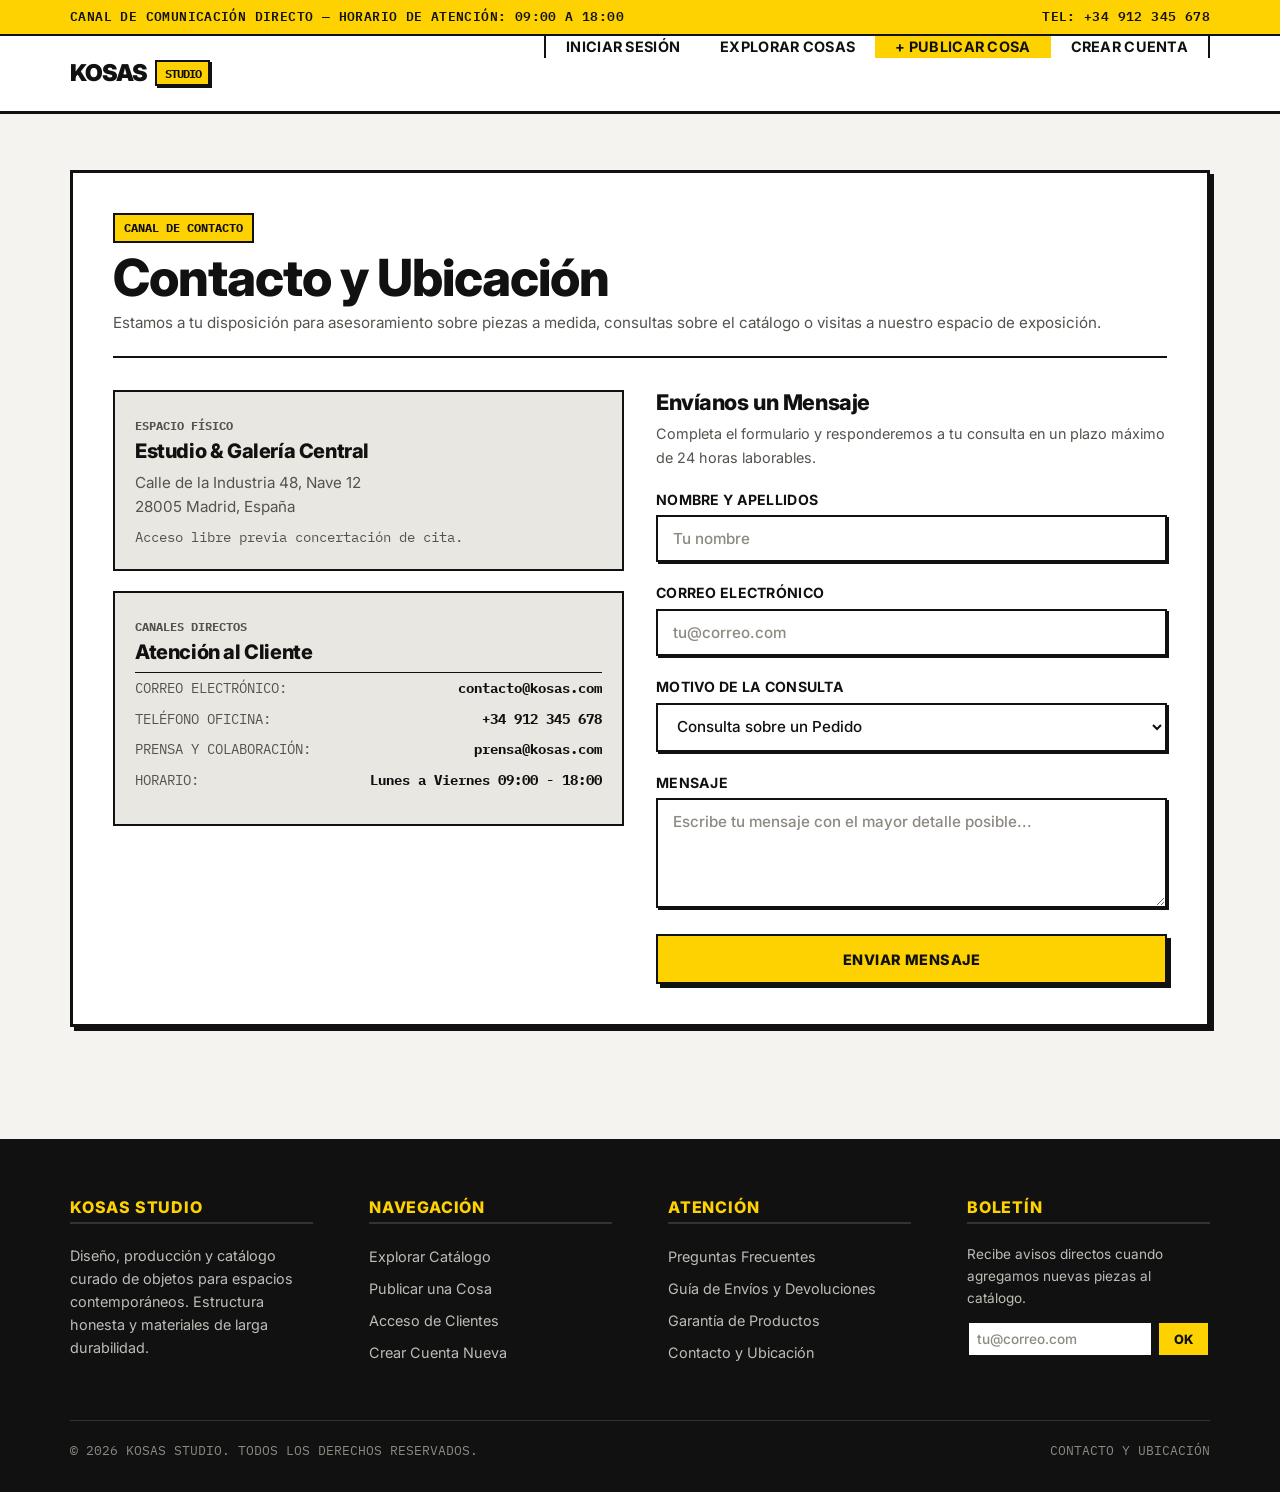
<file: views/pages/contacto.html>
<!DOCTYPE html>
<html lang="es">
<head>
  <meta charset="UTF-8">
  <meta name="viewport" content="width=device-width, initial-scale=1.0">
  <title>Contacto y Ubicación — KOSAS STUDIO</title>
  <meta name="description" content="Información de contacto, ubicación del estudio central y formulario de atención directa.">
  <link rel="stylesheet" href="../css/style.css">
</head>
<body>

  <aside class="top-notice">
    <div class="container top-notice-inner">
      <span>CANAL DE COMUNICACIÓN DIRECTO — HORARIO DE ATENCIÓN: 09:00 A 18:00</span>
      <span>TEL: +34 912 345 678</span>
    </div>
  </aside>

  <header class="navbar">
    <div class="container navbar-inner">
      <a href="../index.html" class="nav-brand">
        <span>KOSAS</span>
        <span class="nav-brand-badge">STUDIO</span>
      </a>

      <nav aria-label="Navegación del sitio">
        <ul class="nav-links">
          <li><a href="../index.html" class="nav-link">Iniciar Sesión</a></li>
          <li><a href="catalogo.html" class="nav-link">Explorar Cosas</a></li>
          <li><a href="agregar-cosa.html" class="nav-link highlight">+ Publicar Cosa</a></li>
          <li><a href="registro.html" class="nav-link">Crear Cuenta</a></li>
        </ul>
      </nav>
    </div>
  </header>

  <main class="main-content">
    <div class="container">

      <div class="info-content-card">
        <div class="info-header">
          <span class="tag tag-yellow">CANAL DE CONTACTO</span>
          <h1 style="margin-top: 0.35rem;">Contacto y Ubicación</h1>
          <p style="margin-top: 0.25rem;">
            Estamos a tu disposición para asesoramiento sobre piezas a medida, consultas sobre el catálogo o visitas a nuestro espacio de exposición.
          </p>
        </div>

        <div class="contact-layout">

          <div>
            <div class="contact-box">
              <span class="mono" style="font-size: 0.75rem; font-weight: 700; color: var(--color-text-muted);">ESPACIO FÍSICO</span>
              <h2 style="font-size: 1.25rem; margin: 0.25rem 0 0.5rem;">Estudio & Galería Central</h2>
              <p style="font-size: 0.95rem; margin-bottom: 0.5rem;">Calle de la Industria 48, Nave 12<br>28005 Madrid, España</p>
              <p class="mono" style="font-size: 0.85rem;">Acceso libre previa concertación de cita.</p>
            </div>

            <div class="contact-box">
              <span class="mono" style="font-size: 0.75rem; font-weight: 700; color: var(--color-text-muted);">CANALES DIRECTOS</span>
              <h2 style="font-size: 1.25rem; margin: 0.25rem 0 0.5rem;">Atención al Cliente</h2>
              <table class="specs-table" style="font-size: 0.88rem;">
                <tr><td>CORREO ELECTRÓNICO:</td><td>contacto@kosas.com</td></tr>
                <tr><td>TELÉFONO OFICINA:</td><td>+34 912 345 678</td></tr>
                <tr><td>PRENSA Y COLABORACIÓN:</td><td>prensa@kosas.com</td></tr>
                <tr><td>HORARIO:</td><td>Lunes a Viernes 09:00 - 18:00</td></tr>
              </table>
            </div>
          </div>

          <div>
            <h2 style="font-size: 1.35rem; margin-bottom: 0.5rem;">Envíanos un Mensaje</h2>
            <p style="font-size: 0.9rem; margin-bottom: var(--space-md);">
              Completa el formulario y responderemos a tu consulta en un plazo máximo de 24 horas laborables.
            </p>

            <form action="catalogo.html" method="GET">
              <div class="form-group">
                <label for="nombre-contacto" class="form-label">Nombre y Apellidos</label>
                <input type="text" id="nombre-contacto" name="nombre-contacto" class="form-input" placeholder="Tu nombre" required>
              </div>

              <div class="form-group">
                <label for="correo-contacto" class="form-label">Correo Electrónico</label>
                <input type="email" id="correo-contacto" name="correo-contacto" class="form-input" placeholder="tu@correo.com" required>
              </div>

              <div class="form-group">
                <label for="motivo" class="form-label">Motivo de la Consulta</label>
                <select id="motivo" name="motivo" class="form-input" style="cursor: pointer;">
                  <option value="pedido">Consulta sobre un Pedido</option>
                  <option value="producto">Información sobre una Pieza</option>
                  <option value="publicar">Propuesta de Publicación / Artesanía</option>
                  <option value="otro">Otro Asunto</option>
                </select>
              </div>

              <div class="form-group">
                <label for="mensaje" class="form-label">Mensaje</label>
                <textarea id="mensaje" name="mensaje" class="form-input" rows="4" placeholder="Escribe tu mensaje con el mayor detalle posible..." required></textarea>
              </div>

              <button type="submit" class="btn btn-primary btn-block" style="padding: 0.9rem;">
                Enviar Mensaje
              </button>
            </form>
          </div>

        </div>
      </div>

    </div>
  </main>

  <footer class="footer">
    <div class="container">
      <div class="footer-columns">
        <div class="footer-col">
          <h4>KOSAS STUDIO</h4>
          <p style="color: #bfbcb6; font-size: 0.9rem; line-height: 1.6;">
            Diseño, producción y catálogo curado de objetos para espacios contemporáneos. Estructura honesta y materiales de larga durabilidad.
          </p>
        </div>

        <div class="footer-col">
          <h4>NAVEGACIÓN</h4>
          <ul class="footer-links">
            <li><a href="catalogo.html" class="footer-link">Explorar Catálogo</a></li>
            <li><a href="agregar-cosa.html" class="footer-link">Publicar una Cosa</a></li>
            <li><a href="../index.html" class="footer-link">Acceso de Clientes</a></li>
            <li><a href="registro.html" class="footer-link">Crear Cuenta Nueva</a></li>
          </ul>
        </div>

        <div class="footer-col">
          <h4>ATENCIÓN</h4>
          <ul class="footer-links">
            <li><a href="faq.html" class="footer-link">Preguntas Frecuentes</a></li>
            <li><a href="envios-devoluciones.html" class="footer-link">Guía de Envíos y Devoluciones</a></li>
            <li><a href="garantia.html" class="footer-link">Garantía de Productos</a></li>
            <li><a href="contacto.html" class="footer-link">Contacto y Ubicación</a></li>
          </ul>
        </div>

        <div class="footer-col">
          <h4>BOLETÍN</h4>
          <p style="color: #bfbcb6; font-size: 0.85rem; margin-bottom: 0.75rem;">
            Recibe avisos directos cuando agregamos nuevas piezas al catálogo.
          </p>
          <div style="display: flex; gap: 0.25rem;">
            <input type="email" placeholder="tu@correo.com" class="form-input" style="padding: 0.5rem; font-size: 0.85rem;">
            <button class="btn btn-primary btn-sm" type="button">OK</button>
          </div>
        </div>
      </div>

      <div class="footer-bottom">
        <span>© 2026 KOSAS STUDIO. TODOS LOS DERECHOS RESERVADOS.</span>
        <span>CONTACTO Y UBICACIÓN</span>
      </div>
    </div>
  </footer>

</body>
</html>
</file>
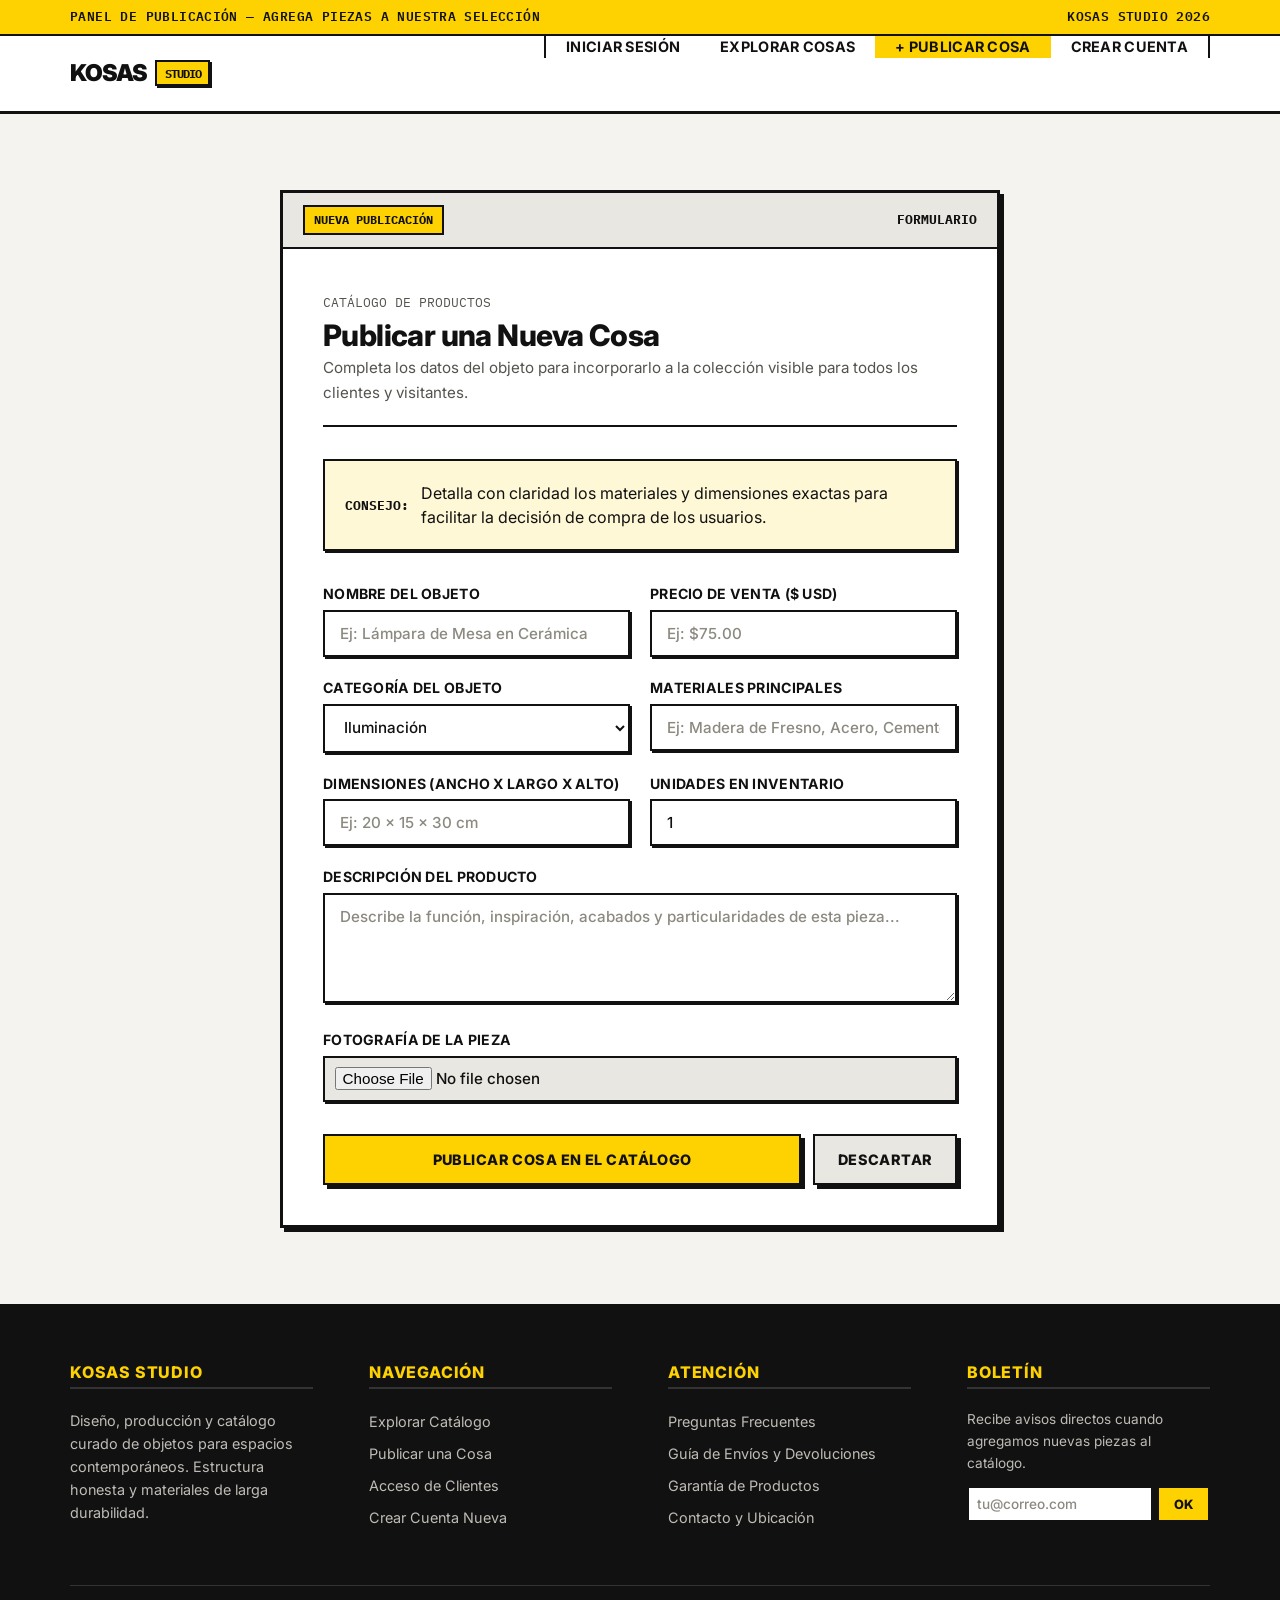
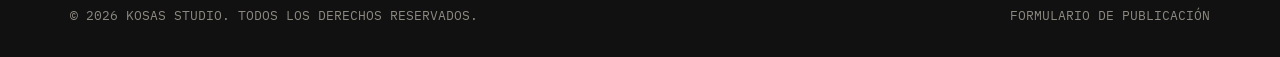
<file: views/pages/cosas-view-agregar.html>
<!DOCTYPE html>
<html lang="es">
<head>
  <meta charset="UTF-8">
  <meta name="viewport" content="width=device-width, initial-scale=1.0">
  <title>Publicar una Cosa — KOSAS STUDIO</title>
  <meta name="description" content="Formulario para agregar y publicar un nuevo objeto o producto en el catálogo.">
  <link rel="stylesheet" href="../css/style.css">
</head>
<body>

  <aside class="top-notice">
    <div class="container top-notice-inner">
      <span>PANEL DE PUBLICACIÓN — AGREGA PIEZAS A NUESTRA SELECCIÓN</span>
      <span>KOSAS STUDIO 2026</span>
    </div>
  </aside>

  <header class="navbar">
    <div class="container navbar-inner">
      <a href="../index.html" class="nav-brand">
        <span>KOSAS</span>
        <span class="nav-brand-badge">STUDIO</span>
      </a>

      <nav aria-label="Navegación del sitio">
        <ul class="nav-links">
          <li><a href="../index.html" class="nav-link">Iniciar Sesión</a></li>
          <li><a href="catalogo.html" class="nav-link">Explorar Cosas</a></li>
          <li><a href="agregar-cosa.html" class="nav-link highlight active">+ Publicar Cosa</a></li>
          <li><a href="registro.html" class="nav-link">Crear Cuenta</a></li>
        </ul>
      </nav>
    </div>
  </header>

  <main class="main-content">
    <div class="container panel-wrapper">

      <div class="form-panel-wide b-card">
        
        <div class="card-header">
          <span class="tag tag-yellow">NUEVA PUBLICACIÓN</span>
          <span class="mono" style="font-size: 0.8rem; font-weight: 700;">FORMULARIO</span>
        </div>

        <div class="card-body" style="padding: clamp(1.5rem, 3.5vw, 2.5rem);">
          
          <div class="form-header-area">
            <span class="mono" style="font-size: 0.8rem; color: var(--color-text-muted);">CATÁLOGO DE PRODUCTOS</span>
            <h1>Publicar una Nueva Cosa</h1>
            <p style="margin-top: 0.25rem;">
              Completa los datos del objeto para incorporarlo a la colección visible para todos los clientes y visitantes.
            </p>
          </div>

          <div class="callout-box">
            <span class="mono" style="font-weight: 700; font-size: 0.8rem;">CONSEJO:</span>
            <div>
              Detalla con claridad los materiales y dimensiones exactas para facilitar la decisión de compra de los usuarios.
            </div>
          </div>

          <form action="catalogo.html" method="GET">
            
            <div class="form-grid-2">
              <div class="form-group">
                <label for="nombre-producto" class="form-label">Nombre del Objeto</label>
                <input 
                  type="text" 
                  id="nombre-producto" 
                  name="nombre-producto" 
                  class="form-input" 
                  placeholder="Ej: Lámpara de Mesa en Cerámica" 
                  required
                >
              </div>

              <div class="form-group">
                <label for="precio" class="form-label">Precio de Venta ($ USD)</label>
                <input 
                  type="text" 
                  id="precio" 
                  name="precio" 
                  class="form-input mono" 
                  placeholder="Ej: $75.00" 
                  required
                >
              </div>
            </div>

            <div class="form-grid-2">
              <div class="form-group">
                <label for="categoria" class="form-label">Categoría del Objeto</label>
                <select id="categoria" name="categoria" class="form-input" style="cursor: pointer;">
                  <option value="iluminacion">Iluminación</option>
                  <option value="mobiliario">Mobiliario Auxiliar</option>
                  <option value="accesorios">Accesorios de Mesa</option>
                  <option value="estudio">Artículos de Estudio</option>
                  <option value="decoracion">Decoración & Hogar</option>
                </select>
              </div>

              <div class="form-group">
                <label for="materiales" class="form-label">Materiales Principales</label>
                <input 
                  type="text" 
                  id="materiales" 
                  name="materiales" 
                  class="form-input" 
                  placeholder="Ej: Madera de Fresno, Acero, Cemento" 
                  required
                >
              </div>
            </div>

            <div class="form-grid-2">
              <div class="form-group">
                <label for="dimensiones" class="form-label">Dimensiones (Ancho x Largo x Alto)</label>
                <input 
                  type="text" 
                  id="dimensiones" 
                  name="dimensiones" 
                  class="form-input mono" 
                  placeholder="Ej: 20 x 15 x 30 cm"
                >
              </div>

              <div class="form-group">
                <label for="stock" class="form-label">Unidades en Inventario</label>
                <input 
                  type="number" 
                  id="stock" 
                  name="stock" 
                  class="form-input mono" 
                  placeholder="Ej: 10" 
                  min="1" 
                  value="1"
                >
              </div>
            </div>

            <div class="form-group">
              <label for="descripcion" class="form-label">Descripción del Producto</label>
              <textarea 
                id="descripcion" 
                name="descripcion" 
                class="form-input" 
                rows="4" 
                placeholder="Describe la función, inspiración, acabados y particularidades de esta pieza..." 
                required
              ></textarea>
            </div>

            <div class="form-group">
              <label for="foto-producto" class="form-label">Fotografía de la Pieza</label>
              <input 
                type="file" 
                id="foto-producto" 
                name="foto-producto" 
                class="form-input"
              >
            </div>

            <div style="display: flex; gap: var(--space-sm); flex-wrap: wrap; margin-top: var(--space-lg);">
              <button type="submit" class="btn btn-primary" style="flex: 1; padding: 0.95rem;">
                Publicar Cosa en el Catálogo
              </button>
              <a href="catalogo.html" class="btn" style="background-color: var(--color-surface-muted);">
                Descartar
              </a>
            </div>

          </form>

        </div>

      </div>

    </div>
  </main>

  <footer class="footer">
    <div class="container">
      <div class="footer-columns">
        <div class="footer-col">
          <h4>KOSAS STUDIO</h4>
          <p style="color: #bfbcb6; font-size: 0.9rem; line-height: 1.6;">
            Diseño, producción y catálogo curado de objetos para espacios contemporáneos. Estructura honesta y materiales de larga durabilidad.
          </p>
        </div>

        <div class="footer-col">
          <h4>NAVEGACIÓN</h4>
          <ul class="footer-links">
            <li><a href="catalogo.html" class="footer-link">Explorar Catálogo</a></li>
            <li><a href="agregar-cosa.html" class="footer-link">Publicar una Cosa</a></li>
            <li><a href="../index.html" class="footer-link">Acceso de Clientes</a></li>
            <li><a href="registro.html" class="footer-link">Crear Cuenta Nueva</a></li>
          </ul>
        </div>

        <div class="footer-col">
          <h4>ATENCIÓN</h4>
          <ul class="footer-links">
            <li><a href="faq.html" class="footer-link">Preguntas Frecuentes</a></li>
            <li><a href="envios-devoluciones.html" class="footer-link">Guía de Envíos y Devoluciones</a></li>
            <li><a href="garantia.html" class="footer-link">Garantía de Productos</a></li>
            <li><a href="contacto.html" class="footer-link">Contacto y Ubicación</a></li>
          </ul>
        </div>

        <div class="footer-col">
          <h4>BOLETÍN</h4>
          <p style="color: #bfbcb6; font-size: 0.85rem; margin-bottom: 0.75rem;">
            Recibe avisos directos cuando agregamos nuevas piezas al catálogo.
          </p>
          <div style="display: flex; gap: 0.25rem;">
            <input type="email" placeholder="tu@correo.com" class="form-input" style="padding: 0.5rem; font-size: 0.85rem;">
            <button class="btn btn-primary btn-sm" type="button">OK</button>
          </div>
        </div>
      </div>

      <div class="footer-bottom">
        <span>© 2026 KOSAS STUDIO. TODOS LOS DERECHOS RESERVADOS.</span>
        <span>FORMULARIO DE PUBLICACIÓN</span>
      </div>
    </div>
  </footer>

</body>
</html>
</file>
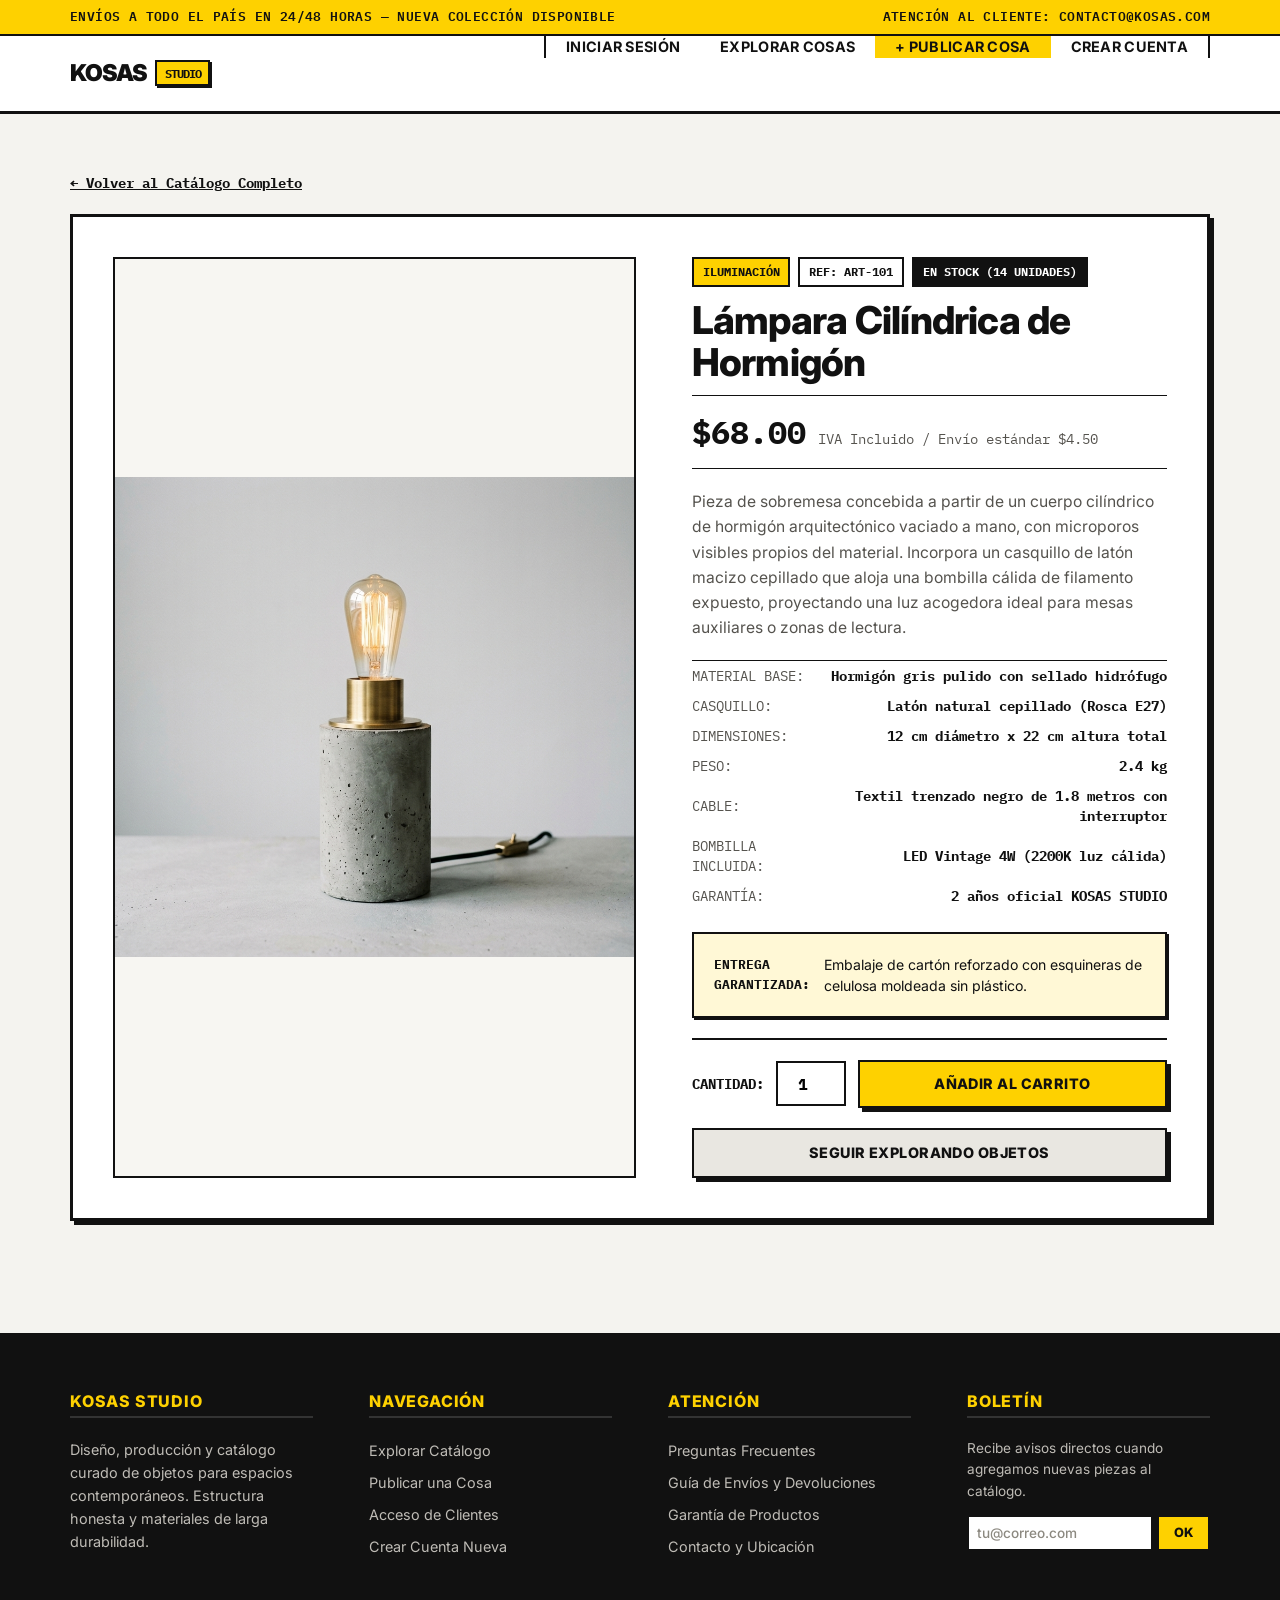
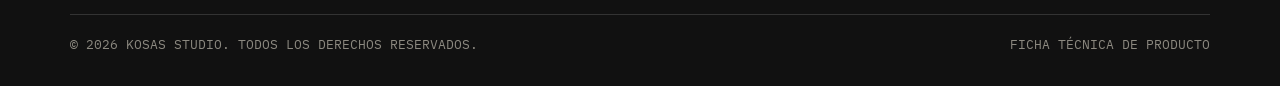
<file: views/pages/cosas-view-detalles.html>
<!DOCTYPE html>
<html lang="es">
<head>
  <meta charset="UTF-8">
  <meta name="viewport" content="width=device-width, initial-scale=1.0">
  <title>Lámpara Cilíndrica de Hormigón — KOSAS STUDIO</title>
  <meta name="description" content="Detalle de producto y especificaciones técnicas de la Lámpara Cilíndrica de Hormigón.">
  <link rel="stylesheet" href="../css/style.css">
</head>
<body>

  <aside class="top-notice">
    <div class="container top-notice-inner">
      <span>ENVÍOS A TODO EL PAÍS EN 24/48 HORAS — NUEVA COLECCIÓN DISPONIBLE</span>
      <span>ATENCIÓN AL CLIENTE: CONTACTO@KOSAS.COM</span>
    </div>
  </aside>

  <header class="navbar">
    <div class="container navbar-inner">
      <a href="../index.html" class="nav-brand">
        <span>KOSAS</span>
        <span class="nav-brand-badge">STUDIO</span>
      </a>

      <nav aria-label="Navegación del sitio">
        <ul class="nav-links">
          <li><a href="../index.html" class="nav-link">Iniciar Sesión</a></li>
          <li><a href="catalogo.html" class="nav-link">Explorar Cosas</a></li>
          <li><a href="agregar-cosa.html" class="nav-link highlight">+ Publicar Cosa</a></li>
          <li><a href="registro.html" class="nav-link">Crear Cuenta</a></li>
        </ul>
      </nav>
    </div>
  </header>

  <main class="main-content">
    <div class="container">

      <div style="margin-bottom: var(--space-md);">
        <a href="catalogo.html" class="mono" style="font-size: 0.85rem; font-weight: 700; text-decoration: underline;">
          ← Volver al Catálogo Completo
        </a>
      </div>

      <div class="detail-grid">

        <div class="detail-image-box">
          <img src="../img/lampara-hormigon.jpg" alt="Lámpara Cilíndrica de Hormigón" class="detail-main-img">
        </div>

        <div class="detail-info">
          <div>
            <div class="detail-header-tags">
              <span class="tag tag-yellow">ILUMINACIÓN</span>
              <span class="tag">REF: ART-101</span>
              <span class="tag tag-dark">EN STOCK (14 UNIDADES)</span>
            </div>

            <h1 class="detail-title">Lámpara Cilíndrica de Hormigón</h1>

            <div class="detail-price-strip">
              <span class="detail-price-main">$68.00</span>
              <span class="mono" style="font-size: 0.85rem; color: var(--color-text-muted);">IVA Incluido / Envío estándar $4.50</span>
            </div>

            <p class="detail-description">
              Pieza de sobremesa concebida a partir de un cuerpo cilíndrico de hormigón arquitectónico vaciado a mano, con microporos visibles propios del material. Incorpora un casquillo de latón macizo cepillado que aloja una bombilla cálida de filamento expuesto, proyectando una luz acogedora ideal para mesas auxiliares o zonas de lectura.
            </p>

            <table class="specs-table" style="font-size: 0.85rem; margin-bottom: var(--space-md);">
              <tr><td>MATERIAL BASE:</td><td>Hormigón gris pulido con sellado hidrófugo</td></tr>
              <tr><td>CASQUILLO:</td><td>Latón natural cepillado (Rosca E27)</td></tr>
              <tr><td>DIMENSIONES:</td><td>12 cm diámetro x 22 cm altura total</td></tr>
              <tr><td>PESO:</td><td>2.4 kg</td></tr>
              <tr><td>CABLE:</td><td>Textil trenzado negro de 1.8 metros con interruptor</td></tr>
              <tr><td>BOMBILLA INCLUIDA:</td><td>LED Vintage 4W (2200K luz cálida)</td></tr>
              <tr><td>GARANTÍA:</td><td>2 años oficial KOSAS STUDIO</td></tr>
            </table>

            <div class="callout-box" style="margin-bottom: var(--space-md);">
              <span class="mono" style="font-weight: 700; font-size: 0.8rem;">ENTREGA GARANTIZADA:</span>
              <span style="font-size: 0.88rem;">Embalaje de cartón reforzado con esquineras de celulosa moldeada sin plástico.</span>
            </div>
          </div>

          <div style="border-top: var(--border-main); padding-top: var(--space-md);">
            <div class="qty-control">
              <label for="cantidad" class="mono" style="font-size: 0.85rem; font-weight: 700;">CANTIDAD:</label>
              <input type="number" id="cantidad" name="cantidad" value="1" min="1" max="14" class="qty-input">
              <button type="button" class="btn btn-primary" style="flex: 1; padding: 0.85rem;">
                Añadir al Carrito
              </button>
            </div>
            <a href="catalogo.html" class="btn btn-block" style="background-color: var(--color-surface-muted);">
              Seguir Explorando Objetos
            </a>
          </div>

        </div>

      </div>

    </div>
  </main>

  <footer class="footer">
    <div class="container">
      <div class="footer-columns">
        <div class="footer-col">
          <h4>KOSAS STUDIO</h4>
          <p style="color: #bfbcb6; font-size: 0.9rem; line-height: 1.6;">
            Diseño, producción y catálogo curado de objetos para espacios contemporáneos. Estructura honesta y materiales de larga durabilidad.
          </p>
        </div>

        <div class="footer-col">
          <h4>NAVEGACIÓN</h4>
          <ul class="footer-links">
            <li><a href="catalogo.html" class="footer-link">Explorar Catálogo</a></li>
            <li><a href="agregar-cosa.html" class="footer-link">Publicar una Cosa</a></li>
            <li><a href="../index.html" class="footer-link">Acceso de Clientes</a></li>
            <li><a href="registro.html" class="footer-link">Crear Cuenta Nueva</a></li>
          </ul>
        </div>

        <div class="footer-col">
          <h4>ATENCIÓN</h4>
          <ul class="footer-links">
            <li><a href="faq.html" class="footer-link">Preguntas Frecuentes</a></li>
            <li><a href="envios-devoluciones.html" class="footer-link">Guía de Envíos y Devoluciones</a></li>
            <li><a href="garantia.html" class="footer-link">Garantía de Productos</a></li>
            <li><a href="contacto.html" class="footer-link">Contacto y Ubicación</a></li>
          </ul>
        </div>

        <div class="footer-col">
          <h4>BOLETÍN</h4>
          <p style="color: #bfbcb6; font-size: 0.85rem; margin-bottom: 0.75rem;">
            Recibe avisos directos cuando agregamos nuevas piezas al catálogo.
          </p>
          <div style="display: flex; gap: 0.25rem;">
            <input type="email" placeholder="tu@correo.com" class="form-input" style="padding: 0.5rem; font-size: 0.85rem;">
            <button class="btn btn-primary btn-sm" type="button">OK</button>
          </div>
        </div>
      </div>

      <div class="footer-bottom">
        <span>© 2026 KOSAS STUDIO. TODOS LOS DERECHOS RESERVADOS.</span>
        <span>FICHA TÉCNICA DE PRODUCTO</span>
      </div>
    </div>
  </footer>

</body>
</html>
</file>
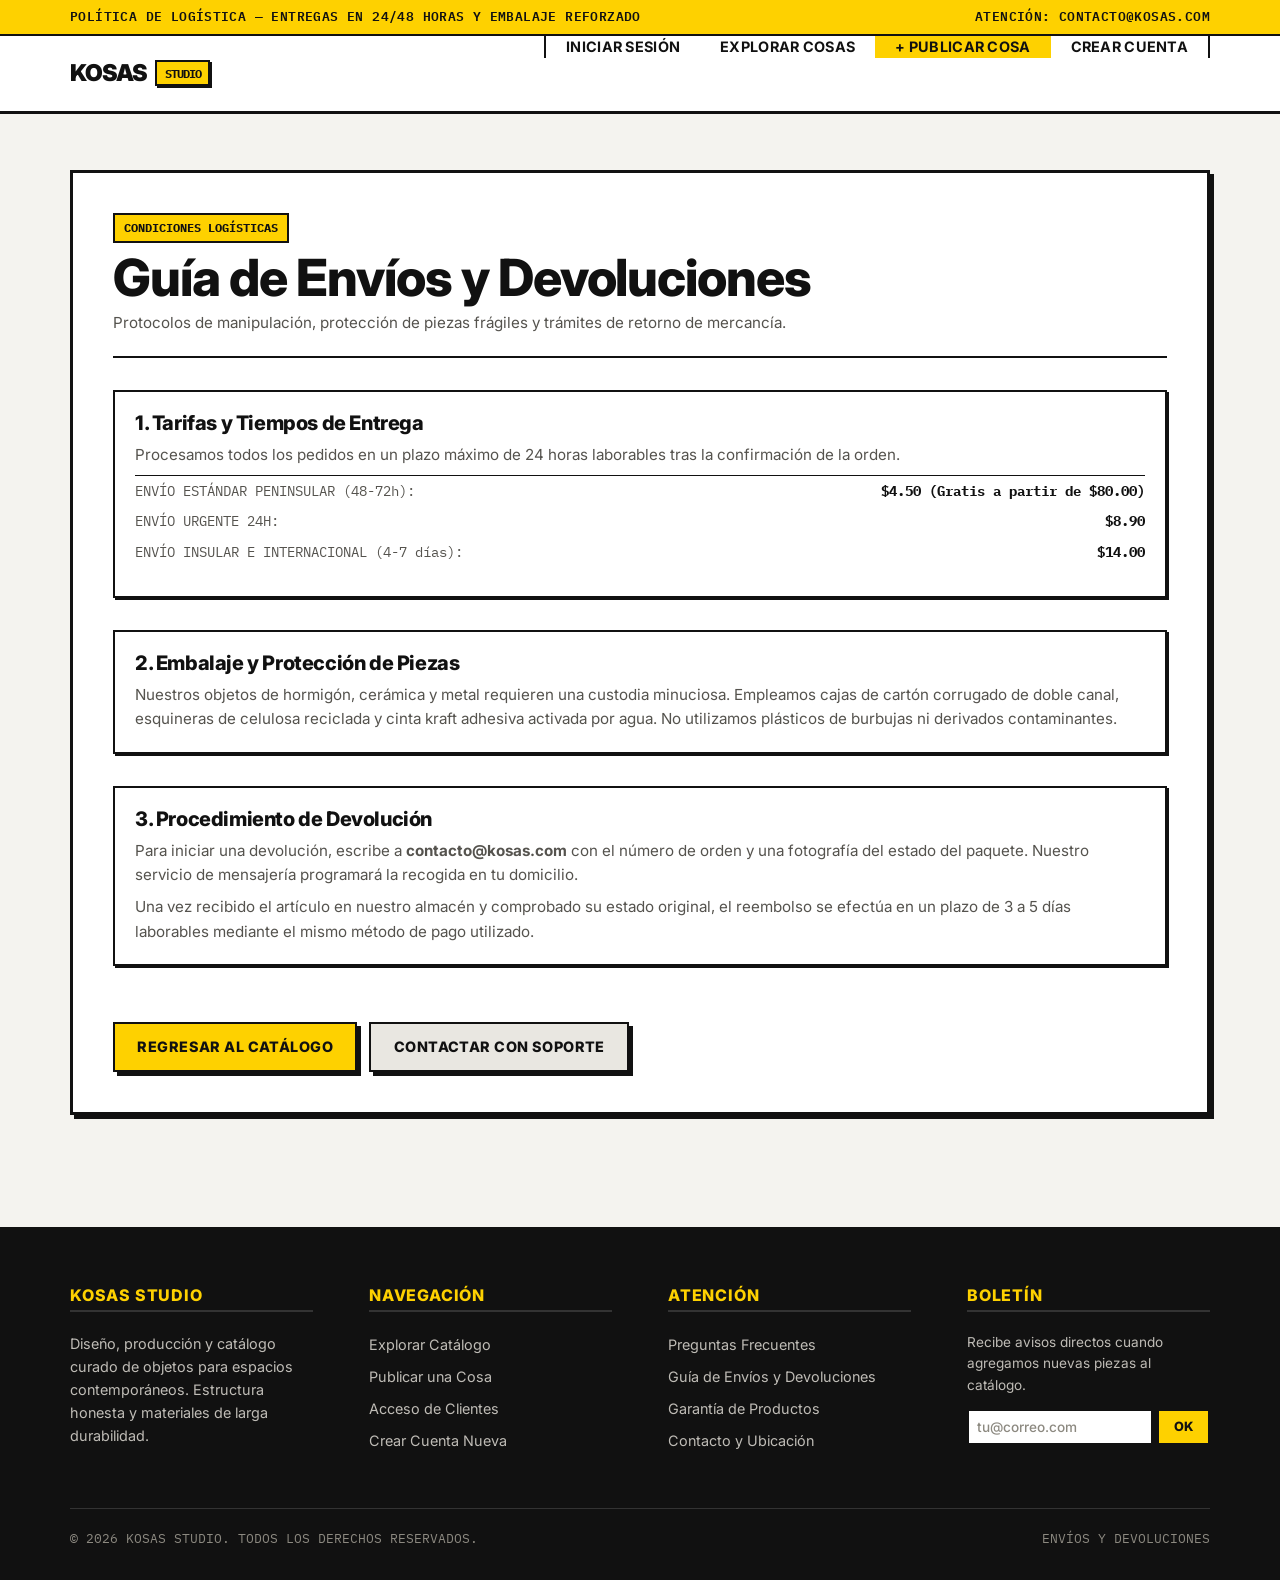
<file: views/pages/envios-devoluciones.html>
<!DOCTYPE html>
<html lang="es">
<head>
  <meta charset="UTF-8">
  <meta name="viewport" content="width=device-width, initial-scale=1.0">
  <title>Guía de Envíos y Devoluciones — KOSAS STUDIO</title>
  <meta name="description" content="Información detallada sobre tarifas, embalajes ecológicos y políticas de devolución en KOSAS STUDIO.">
  <link rel="stylesheet" href="../css/style.css">
</head>
<body>

  <aside class="top-notice">
    <div class="container top-notice-inner">
      <span>POLÍTICA DE LOGÍSTICA — ENTREGAS EN 24/48 HORAS Y EMBALAJE REFORZADO</span>
      <span>ATENCIÓN: CONTACTO@KOSAS.COM</span>
    </div>
  </aside>

  <header class="navbar">
    <div class="container navbar-inner">
      <a href="../index.html" class="nav-brand">
        <span>KOSAS</span>
        <span class="nav-brand-badge">STUDIO</span>
      </a>

      <nav aria-label="Navegación del sitio">
        <ul class="nav-links">
          <li><a href="../index.html" class="nav-link">Iniciar Sesión</a></li>
          <li><a href="catalogo.html" class="nav-link">Explorar Cosas</a></li>
          <li><a href="agregar-cosa.html" class="nav-link highlight">+ Publicar Cosa</a></li>
          <li><a href="registro.html" class="nav-link">Crear Cuenta</a></li>
        </ul>
      </nav>
    </div>
  </header>

  <main class="main-content">
    <div class="container">

      <div class="info-content-card">
        <div class="info-header">
          <span class="tag tag-yellow">CONDICIONES LOGÍSTICAS</span>
          <h1 style="margin-top: 0.35rem;">Guía de Envíos y Devoluciones</h1>
          <p style="margin-top: 0.25rem;">
            Protocolos de manipulación, protección de piezas frágiles y trámites de retorno de mercancía.
          </p>
        </div>

        <div style="display: flex; flex-direction: column; gap: var(--space-lg);">
          <div class="faq-card">
            <h2 style="font-size: 1.25rem; margin-bottom: 0.5rem;">1. Tarifas y Tiempos de Entrega</h2>
            <p style="margin-bottom: 0.5rem;">Procesamos todos los pedidos en un plazo máximo de 24 horas laborables tras la confirmación de la orden.</p>
            <table class="specs-table" style="font-size: 0.88rem;">
              <tr><td>ENVÍO ESTÁNDAR PENINSULAR (48-72h):</td><td>$4.50 (Gratis a partir de $80.00)</td></tr>
              <tr><td>ENVÍO URGENTE 24H:</td><td>$8.90</td></tr>
              <tr><td>ENVÍO INSULAR E INTERNACIONAL (4-7 días):</td><td>$14.00</td></tr>
            </table>
          </div>

          <div class="faq-card">
            <h2 style="font-size: 1.25rem; margin-bottom: 0.5rem;">2. Embalaje y Protección de Piezas</h2>
            <p>
              Nuestros objetos de hormigón, cerámica y metal requieren una custodia minuciosa. Empleamos cajas de cartón corrugado de doble canal, esquineras de celulosa reciclada y cinta kraft adhesiva activada por agua. No utilizamos plásticos de burbujas ni derivados contaminantes.
            </p>
          </div>

          <div class="faq-card">
            <h2 style="font-size: 1.25rem; margin-bottom: 0.5rem;">3. Procedimiento de Devolución</h2>
            <p style="margin-bottom: 0.5rem;">
              Para iniciar una devolución, escribe a <strong>contacto@kosas.com</strong> con el número de orden y una fotografía del estado del paquete. Nuestro servicio de mensajería programará la recogida en tu domicilio.
            </p>
            <p>
              Una vez recibido el artículo en nuestro almacén y comprobado su estado original, el reembolso se efectúa en un plazo de 3 a 5 días laborables mediante el mismo método de pago utilizado.
            </p>
          </div>
        </div>

        <div style="margin-top: var(--space-xl); display: flex; gap: var(--space-sm); flex-wrap: wrap;">
          <a href="catalogo.html" class="btn btn-primary">Regresar al Catálogo</a>
          <a href="contacto.html" class="btn" style="background-color: var(--color-surface-muted);">Contactar con Soporte</a>
        </div>
      </div>

    </div>
  </main>

  <footer class="footer">
    <div class="container">
      <div class="footer-columns">
        <div class="footer-col">
          <h4>KOSAS STUDIO</h4>
          <p style="color: #bfbcb6; font-size: 0.9rem; line-height: 1.6;">
            Diseño, producción y catálogo curado de objetos para espacios contemporáneos. Estructura honesta y materiales de larga durabilidad.
          </p>
        </div>

        <div class="footer-col">
          <h4>NAVEGACIÓN</h4>
          <ul class="footer-links">
            <li><a href="catalogo.html" class="footer-link">Explorar Catálogo</a></li>
            <li><a href="agregar-cosa.html" class="footer-link">Publicar una Cosa</a></li>
            <li><a href="../index.html" class="footer-link">Acceso de Clientes</a></li>
            <li><a href="registro.html" class="footer-link">Crear Cuenta Nueva</a></li>
          </ul>
        </div>

        <div class="footer-col">
          <h4>ATENCIÓN</h4>
          <ul class="footer-links">
            <li><a href="faq.html" class="footer-link">Preguntas Frecuentes</a></li>
            <li><a href="envios-devoluciones.html" class="footer-link">Guía de Envíos y Devoluciones</a></li>
            <li><a href="garantia.html" class="footer-link">Garantía de Productos</a></li>
            <li><a href="contacto.html" class="footer-link">Contacto y Ubicación</a></li>
          </ul>
        </div>

        <div class="footer-col">
          <h4>BOLETÍN</h4>
          <p style="color: #bfbcb6; font-size: 0.85rem; margin-bottom: 0.75rem;">
            Recibe avisos directos cuando agregamos nuevas piezas al catálogo.
          </p>
          <div style="display: flex; gap: 0.25rem;">
            <input type="email" placeholder="tu@correo.com" class="form-input" style="padding: 0.5rem; font-size: 0.85rem;">
            <button class="btn btn-primary btn-sm" type="button">OK</button>
          </div>
        </div>
      </div>

      <div class="footer-bottom">
        <span>© 2026 KOSAS STUDIO. TODOS LOS DERECHOS RESERVADOS.</span>
        <span>ENVÍOS Y DEVOLUCIONES</span>
      </div>
    </div>
  </footer>

</body>
</html>
</file>
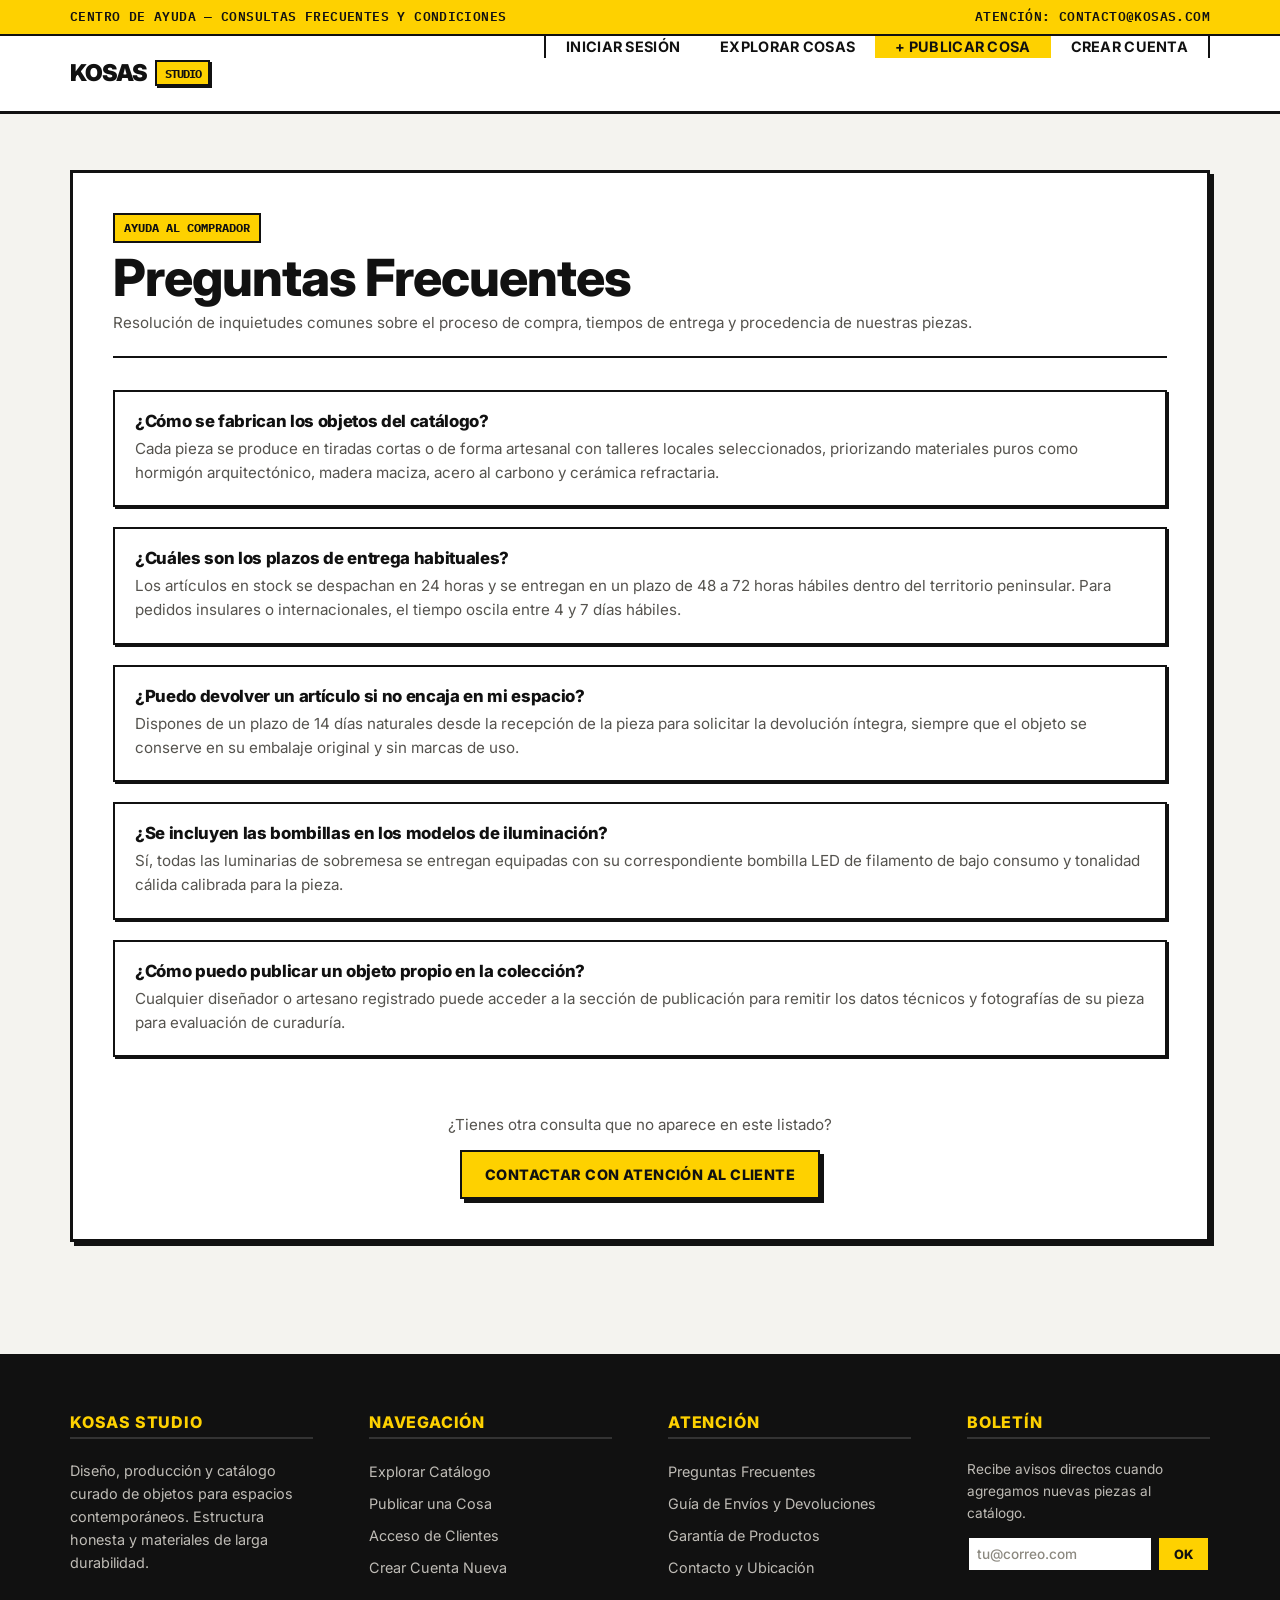
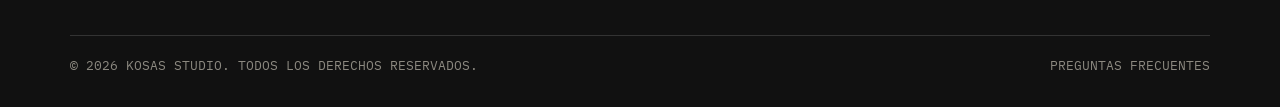
<file: views/pages/faq.html>
<!DOCTYPE html>
<html lang="es">
<head>
  <meta charset="UTF-8">
  <meta name="viewport" content="width=device-width, initial-scale=1.0">
  <title>Preguntas Frecuentes — KOSAS STUDIO</title>
  <meta name="description" content="Respuestas a dudas habituales sobre pedidos, materiales y catálogo de KOSAS STUDIO.">
  <link rel="stylesheet" href="../css/style.css">
</head>
<body>

  <aside class="top-notice">
    <div class="container top-notice-inner">
      <span>CENTRO DE AYUDA — CONSULTAS FRECUENTES Y CONDICIONES</span>
      <span>ATENCIÓN: CONTACTO@KOSAS.COM</span>
    </div>
  </aside>

  <header class="navbar">
    <div class="container navbar-inner">
      <a href="../index.html" class="nav-brand">
        <span>KOSAS</span>
        <span class="nav-brand-badge">STUDIO</span>
      </a>

      <nav aria-label="Navegación del sitio">
        <ul class="nav-links">
          <li><a href="../index.html" class="nav-link">Iniciar Sesión</a></li>
          <li><a href="catalogo.html" class="nav-link">Explorar Cosas</a></li>
          <li><a href="agregar-cosa.html" class="nav-link highlight">+ Publicar Cosa</a></li>
          <li><a href="registro.html" class="nav-link">Crear Cuenta</a></li>
        </ul>
      </nav>
    </div>
  </header>

  <main class="main-content">
    <div class="container">

      <div class="info-content-card">
        <div class="info-header">
          <span class="tag tag-yellow">AYUDA AL COMPRADOR</span>
          <h1 style="margin-top: 0.35rem;">Preguntas Frecuentes</h1>
          <p style="margin-top: 0.25rem;">
            Resolución de inquietudes comunes sobre el proceso de compra, tiempos de entrega y procedencia de nuestras piezas.
          </p>
        </div>

        <div class="faq-group">
          <div class="faq-card">
            <h3>¿Cómo se fabrican los objetos del catálogo?</h3>
            <p>Cada pieza se produce en tiradas cortas o de forma artesanal con talleres locales seleccionados, priorizando materiales puros como hormigón arquitectónico, madera maciza, acero al carbono y cerámica refractaria.</p>
          </div>

          <div class="faq-card">
            <h3>¿Cuáles son los plazos de entrega habituales?</h3>
            <p>Los artículos en stock se despachan en 24 horas y se entregan en un plazo de 48 a 72 horas hábiles dentro del territorio peninsular. Para pedidos insulares o internacionales, el tiempo oscila entre 4 y 7 días hábiles.</p>
          </div>

          <div class="faq-card">
            <h3>¿Puedo devolver un artículo si no encaja en mi espacio?</h3>
            <p>Dispones de un plazo de 14 días naturales desde la recepción de la pieza para solicitar la devolución íntegra, siempre que el objeto se conserve en su embalaje original y sin marcas de uso.</p>
          </div>

          <div class="faq-card">
            <h3>¿Se incluyen las bombillas en los modelos de iluminación?</h3>
            <p>Sí, todas las luminarias de sobremesa se entregan equipadas con su correspondiente bombilla LED de filamento de bajo consumo y tonalidad cálida calibrada para la pieza.</p>
          </div>

          <div class="faq-card">
            <h3>¿Cómo puedo publicar un objeto propio en la colección?</h3>
            <p>Cualquier diseñador o artesano registrado puede acceder a la sección de publicación para remitir los datos técnicos y fotografías de su pieza para evaluación de curaduría.</p>
          </div>
        </div>

        <div style="margin-top: var(--space-xl); text-align: center;">
          <p style="margin-bottom: var(--space-sm);">¿Tienes otra consulta que no aparece en este listado?</p>
          <a href="contacto.html" class="btn btn-primary">Contactar con Atención al Cliente</a>
        </div>
      </div>

    </div>
  </main>

  <footer class="footer">
    <div class="container">
      <div class="footer-columns">
        <div class="footer-col">
          <h4>KOSAS STUDIO</h4>
          <p style="color: #bfbcb6; font-size: 0.9rem; line-height: 1.6;">
            Diseño, producción y catálogo curado de objetos para espacios contemporáneos. Estructura honesta y materiales de larga durabilidad.
          </p>
        </div>

        <div class="footer-col">
          <h4>NAVEGACIÓN</h4>
          <ul class="footer-links">
            <li><a href="catalogo.html" class="footer-link">Explorar Catálogo</a></li>
            <li><a href="agregar-cosa.html" class="footer-link">Publicar una Cosa</a></li>
            <li><a href="../index.html" class="footer-link">Acceso de Clientes</a></li>
            <li><a href="registro.html" class="footer-link">Crear Cuenta Nueva</a></li>
          </ul>
        </div>

        <div class="footer-col">
          <h4>ATENCIÓN</h4>
          <ul class="footer-links">
            <li><a href="faq.html" class="footer-link">Preguntas Frecuentes</a></li>
            <li><a href="envios-devoluciones.html" class="footer-link">Guía de Envíos y Devoluciones</a></li>
            <li><a href="garantia.html" class="footer-link">Garantía de Productos</a></li>
            <li><a href="contacto.html" class="footer-link">Contacto y Ubicación</a></li>
          </ul>
        </div>

        <div class="footer-col">
          <h4>BOLETÍN</h4>
          <p style="color: #bfbcb6; font-size: 0.85rem; margin-bottom: 0.75rem;">
            Recibe avisos directos cuando agregamos nuevas piezas al catálogo.
          </p>
          <div style="display: flex; gap: 0.25rem;">
            <input type="email" placeholder="tu@correo.com" class="form-input" style="padding: 0.5rem; font-size: 0.85rem;">
            <button class="btn btn-primary btn-sm" type="button">OK</button>
          </div>
        </div>
      </div>

      <div class="footer-bottom">
        <span>© 2026 KOSAS STUDIO. TODOS LOS DERECHOS RESERVADOS.</span>
        <span>PREGUNTAS FRECUENTES</span>
      </div>
    </div>
  </footer>

</body>
</html>
</file>
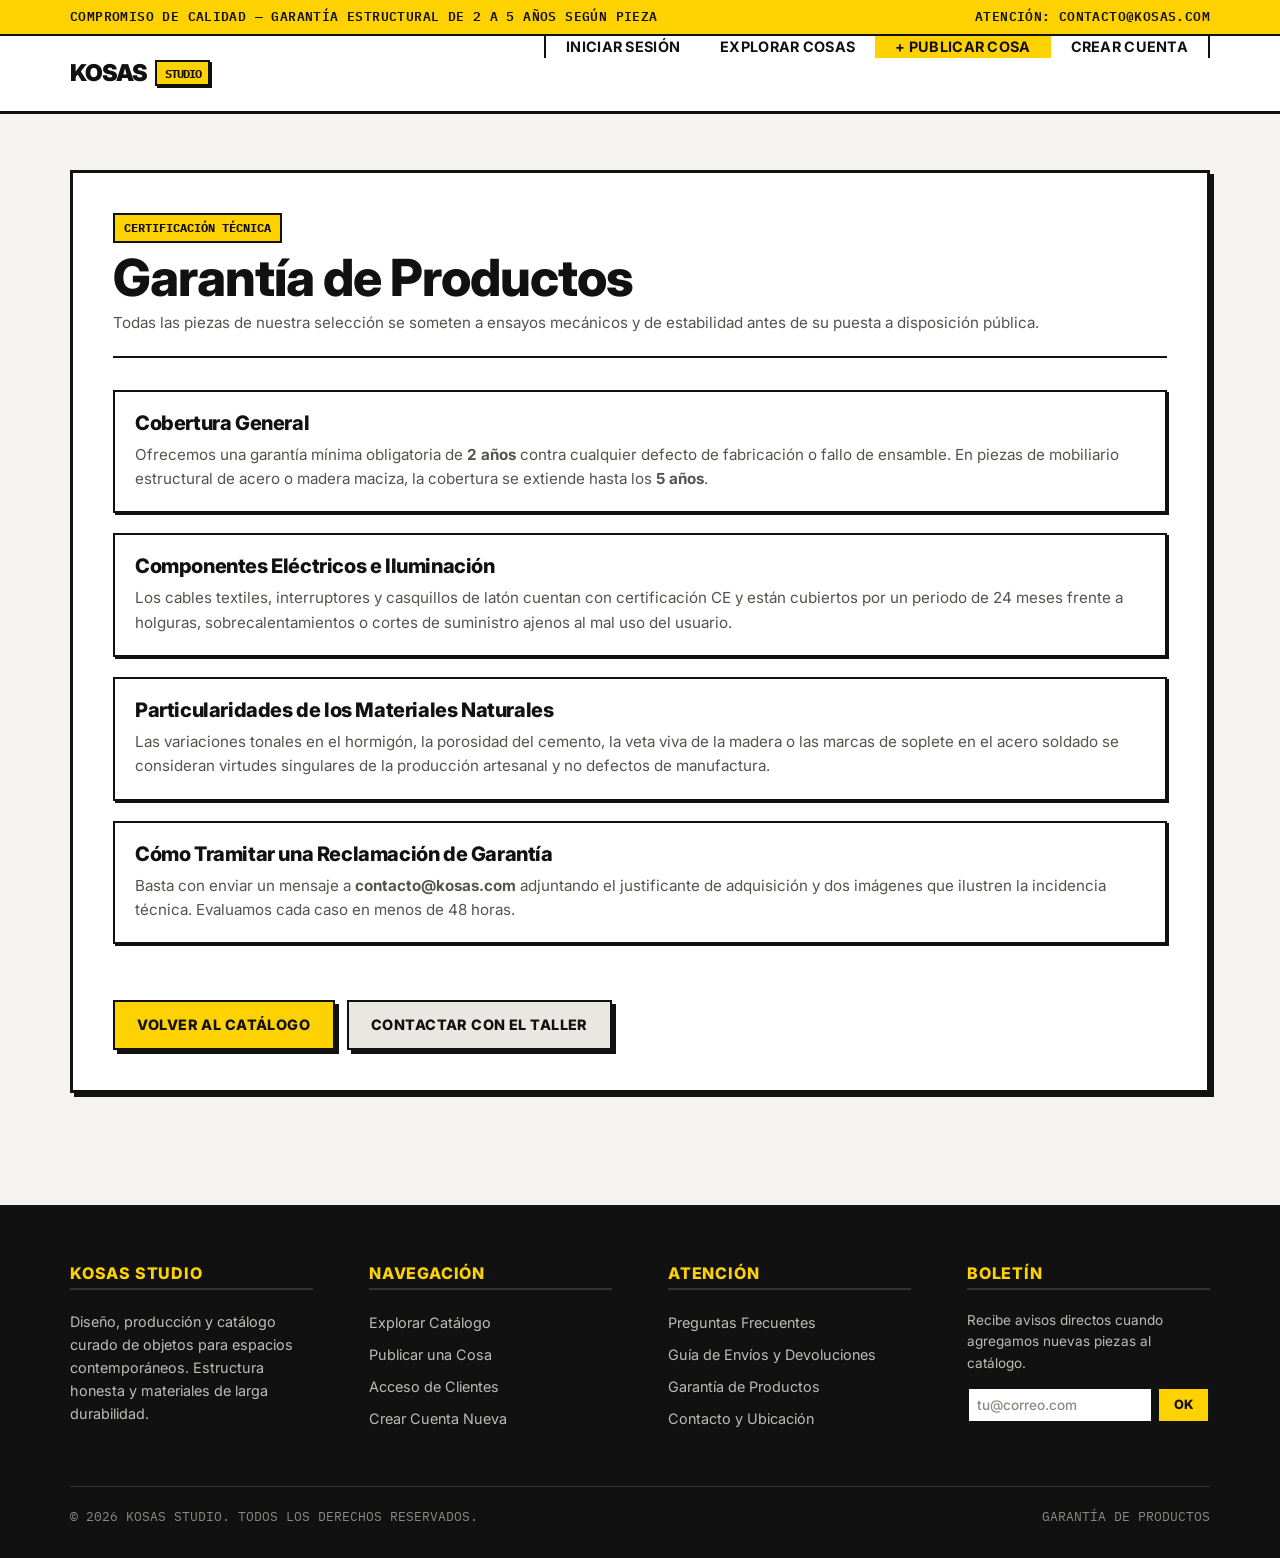
<file: views/pages/garantia.html>
<!DOCTYPE html>
<html lang="es">
<head>
  <meta charset="UTF-8">
  <meta name="viewport" content="width=device-width, initial-scale=1.0">
  <title>Garantía de Productos — KOSAS STUDIO</title>
  <meta name="description" content="Términos y cobertura de garantía técnica para todos los objetos del catálogo de KOSAS STUDIO.">
  <link rel="stylesheet" href="../css/style.css">
</head>
<body>

  <aside class="top-notice">
    <div class="container top-notice-inner">
      <span>COMPROMISO DE CALIDAD — GARANTÍA ESTRUCTURAL DE 2 A 5 AÑOS SEGÚN PIEZA</span>
      <span>ATENCIÓN: CONTACTO@KOSAS.COM</span>
    </div>
  </aside>

  <header class="navbar">
    <div class="container navbar-inner">
      <a href="../index.html" class="nav-brand">
        <span>KOSAS</span>
        <span class="nav-brand-badge">STUDIO</span>
      </a>

      <nav aria-label="Navegación del sitio">
        <ul class="nav-links">
          <li><a href="../index.html" class="nav-link">Iniciar Sesión</a></li>
          <li><a href="catalogo.html" class="nav-link">Explorar Cosas</a></li>
          <li><a href="agregar-cosa.html" class="nav-link highlight">+ Publicar Cosa</a></li>
          <li><a href="registro.html" class="nav-link">Crear Cuenta</a></li>
        </ul>
      </nav>
    </div>
  </header>

  <main class="main-content">
    <div class="container">

      <div class="info-content-card">
        <div class="info-header">
          <span class="tag tag-yellow">CERTIFICACIÓN TÉCNICA</span>
          <h1 style="margin-top: 0.35rem;">Garantía de Productos</h1>
          <p style="margin-top: 0.25rem;">
            Todas las piezas de nuestra selección se someten a ensayos mecánicos y de estabilidad antes de su puesta a disposición pública.
          </p>
        </div>

        <div style="display: flex; flex-direction: column; gap: var(--space-md);">
          <div class="faq-card">
            <h2 style="font-size: 1.25rem; margin-bottom: 0.5rem;">Cobertura General</h2>
            <p>
              Ofrecemos una garantía mínima obligatoria de <strong>2 años</strong> contra cualquier defecto de fabricación o fallo de ensamble. En piezas de mobiliario estructural de acero o madera maciza, la cobertura se extiende hasta los <strong>5 años</strong>.
            </p>
          </div>

          <div class="faq-card">
            <h2 style="font-size: 1.25rem; margin-bottom: 0.5rem;">Componentes Eléctricos e Iluminación</h2>
            <p>
              Los cables textiles, interruptores y casquillos de latón cuentan con certificación CE y están cubiertos por un periodo de 24 meses frente a holguras, sobrecalentamientos o cortes de suministro ajenos al mal uso del usuario.
            </p>
          </div>

          <div class="faq-card">
            <h2 style="font-size: 1.25rem; margin-bottom: 0.5rem;">Particularidades de los Materiales Naturales</h2>
            <p>
              Las variaciones tonales en el hormigón, la porosidad del cemento, la veta viva de la madera o las marcas de soplete en el acero soldado se consideran virtudes singulares de la producción artesanal y no defectos de manufactura.
            </p>
          </div>

          <div class="faq-card">
            <h2 style="font-size: 1.25rem; margin-bottom: 0.5rem;">Cómo Tramitar una Reclamación de Garantía</h2>
            <p>
              Basta con enviar un mensaje a <strong>contacto@kosas.com</strong> adjuntando el justificante de adquisición y dos imágenes que ilustren la incidencia técnica. Evaluamos cada caso en menos de 48 horas.
            </p>
          </div>
        </div>

        <div style="margin-top: var(--space-xl); display: flex; gap: var(--space-sm); flex-wrap: wrap;">
          <a href="catalogo.html" class="btn btn-primary">Volver al Catálogo</a>
          <a href="contacto.html" class="btn" style="background-color: var(--color-surface-muted);">Contactar con el Taller</a>
        </div>
      </div>

    </div>
  </main>

  <footer class="footer">
    <div class="container">
      <div class="footer-columns">
        <div class="footer-col">
          <h4>KOSAS STUDIO</h4>
          <p style="color: #bfbcb6; font-size: 0.9rem; line-height: 1.6;">
            Diseño, producción y catálogo curado de objetos para espacios contemporáneos. Estructura honesta y materiales de larga durabilidad.
          </p>
        </div>

        <div class="footer-col">
          <h4>NAVEGACIÓN</h4>
          <ul class="footer-links">
            <li><a href="catalogo.html" class="footer-link">Explorar Catálogo</a></li>
            <li><a href="agregar-cosa.html" class="footer-link">Publicar una Cosa</a></li>
            <li><a href="../index.html" class="footer-link">Acceso de Clientes</a></li>
            <li><a href="registro.html" class="footer-link">Crear Cuenta Nueva</a></li>
          </ul>
        </div>

        <div class="footer-col">
          <h4>ATENCIÓN</h4>
          <ul class="footer-links">
            <li><a href="faq.html" class="footer-link">Preguntas Frecuentes</a></li>
            <li><a href="envios-devoluciones.html" class="footer-link">Guía de Envíos y Devoluciones</a></li>
            <li><a href="garantia.html" class="footer-link">Garantía de Productos</a></li>
            <li><a href="contacto.html" class="footer-link">Contacto y Ubicación</a></li>
          </ul>
        </div>

        <div class="footer-col">
          <h4>BOLETÍN</h4>
          <p style="color: #bfbcb6; font-size: 0.85rem; margin-bottom: 0.75rem;">
            Recibe avisos directos cuando agregamos nuevas piezas al catálogo.
          </p>
          <div style="display: flex; gap: 0.25rem;">
            <input type="email" placeholder="tu@correo.com" class="form-input" style="padding: 0.5rem; font-size: 0.85rem;">
            <button class="btn btn-primary btn-sm" type="button">OK</button>
          </div>
        </div>
      </div>

      <div class="footer-bottom">
        <span>© 2026 KOSAS STUDIO. TODOS LOS DERECHOS RESERVADOS.</span>
        <span>GARANTÍA DE PRODUCTOS</span>
      </div>
    </div>
  </footer>

</body>
</html>
</file>
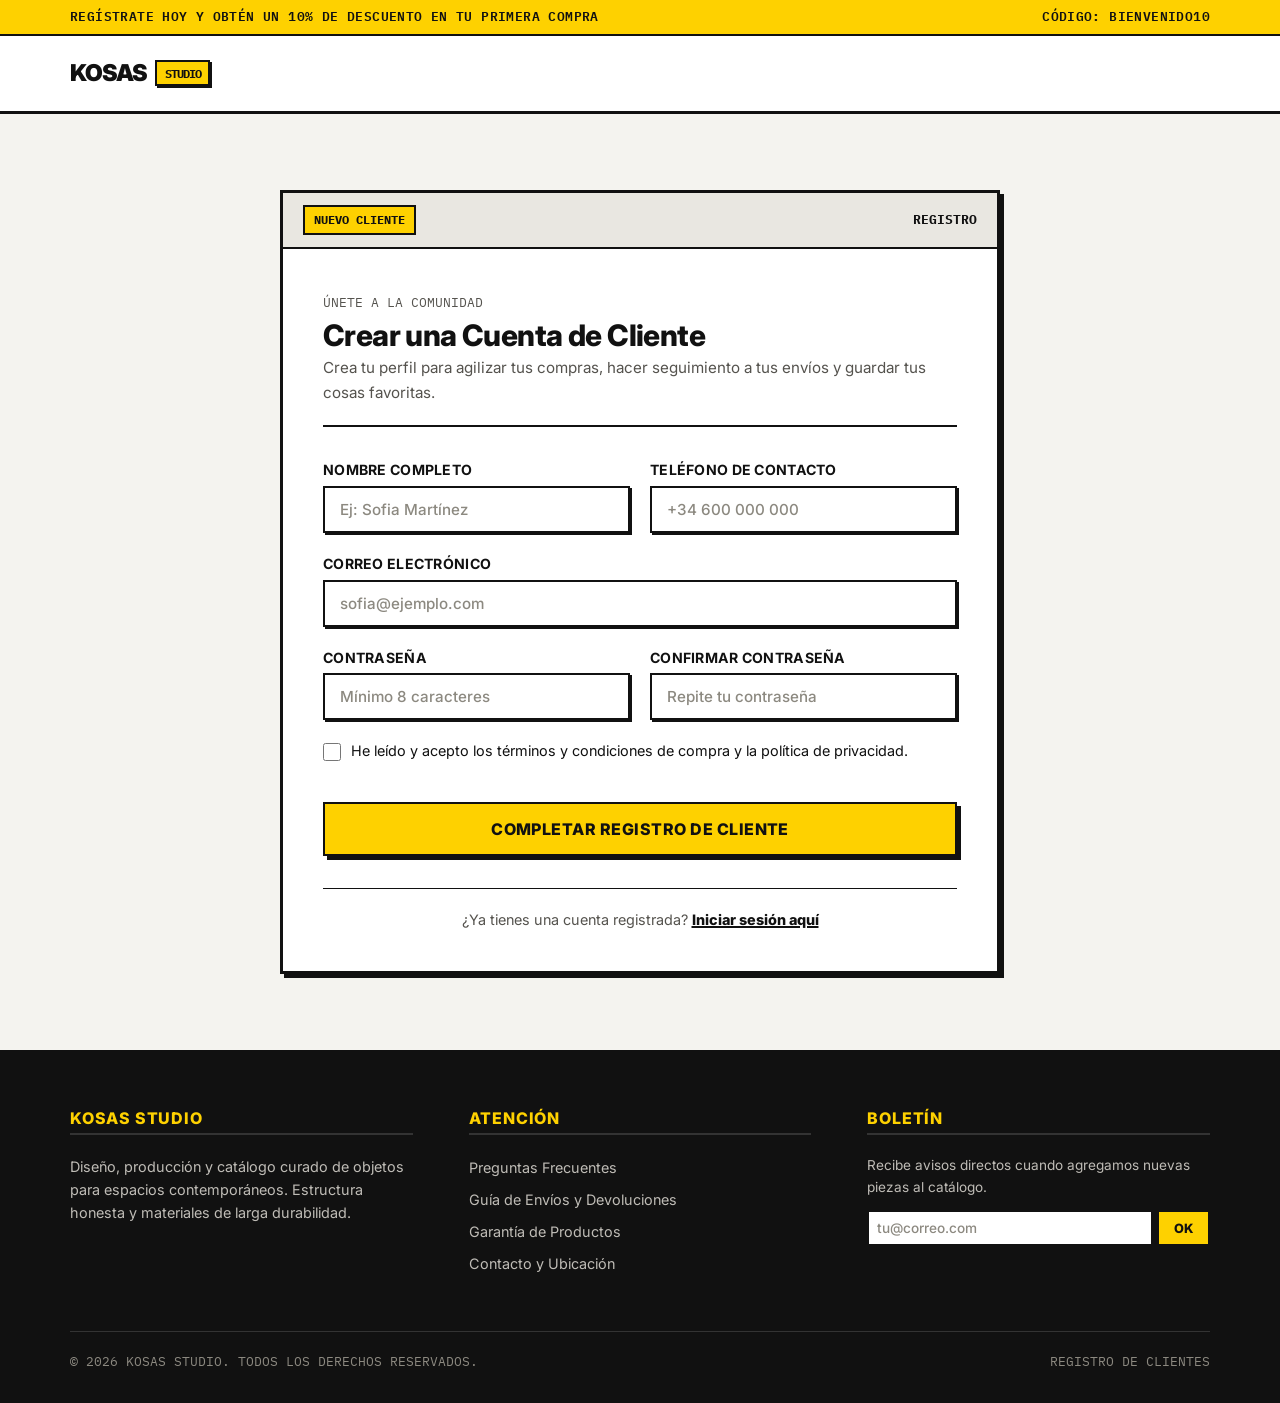
<file: views/pages/usuario-view-registro.html>
<!DOCTYPE html>
<html lang="es">
<head>
  <meta charset="UTF-8">
  <meta name="viewport" content="width=device-width, initial-scale=1.0">
  <title>Crear Cuenta — KOSAS STUDIO</title>
  <meta name="description" content="Regístrate como cliente en KOSAS para acceder a lanzamientos exclusivos y guardar tus objetos favoritos.">
  <link rel="stylesheet" href="../css/style.css">
</head>
<body>

  <aside class="top-notice">
    <div class="container top-notice-inner">
      <span>REGÍSTRATE HOY Y OBTÉN UN 10% DE DESCUENTO EN TU PRIMERA COMPRA</span>
      <span>CÓDIGO: BIENVENIDO10</span>
    </div>
  </aside>

  <header class="navbar">
    <div class="container navbar-inner">
      <a href="../../index.html" class="nav-brand">
        <span>KOSAS</span>
        <span class="nav-brand-badge">STUDIO</span>
      </a>
    </div>
  </header>

  <main class="main-content">
    <div class="container panel-wrapper">

      <div class="form-panel-wide b-card">
        
        <div class="card-header">
          <span class="tag tag-yellow">NUEVO CLIENTE</span>
          <span class="mono" style="font-size: 0.8rem; font-weight: 700;">REGISTRO</span>
        </div>

        <div class="card-body" style="padding: clamp(1.5rem, 3.5vw, 2.5rem);">
          
          <div class="form-header-area">
            <span class="mono" style="font-size: 0.8rem; color: var(--color-text-muted);">ÚNETE A LA COMUNIDAD</span>
            <h1>Crear una Cuenta de Cliente</h1>
            <p style="margin-top: 0.25rem;">
              Crea tu perfil para agilizar tus compras, hacer seguimiento a tus envíos y guardar tus cosas favoritas.
            </p>
          </div>

          <form action="../index.html" method="GET">
            
            <div class="form-grid-2">
              <div class="form-group">
                <label for="nombre" class="form-label">Nombre Completo</label>
                <input 
                  type="text" 
                  id="nombre" 
                  name="nombre" 
                  class="form-input" 
                  placeholder="Ej: Sofia Martínez" 
                  required
                >
              </div>

              <div class="form-group">
                <label for="telefono" class="form-label">Teléfono de Contacto</label>
                <input 
                  type="tel" 
                  id="telefono" 
                  name="telefono" 
                  class="form-input mono" 
                  placeholder="+34 600 000 000"
                >
              </div>
            </div>

            <div class="form-group">
              <label for="correo" class="form-label">Correo Electrónico</label>
              <input 
                type="email" 
                id="correo" 
                name="correo" 
                class="form-input" 
                placeholder="sofia@ejemplo.com" 
                required
              >
            </div>

            <div class="form-grid-2">
              <div class="form-group">
                <label for="pass1" class="form-label">Contraseña</label>
                <input 
                  type="password" 
                  id="pass1" 
                  name="pass1" 
                  class="form-input" 
                  placeholder="Mínimo 8 caracteres" 
                  required
                >
              </div>

              <div class="form-group">
                <label for="pass2" class="form-label">Confirmar Contraseña</label>
                <input 
                  type="password" 
                  id="pass2" 
                  name="pass2" 
                  class="form-input" 
                  placeholder="Repite tu contraseña" 
                  required
                >
              </div>
            </div>

            <div class="form-group">
              <label class="form-check">
                <input type="checkbox" name="terminos" required>
                <span>He leído y acepto los términos y condiciones de compra y la política de privacidad.</span>
              </label>
            </div>

            <button type="submit" class="btn btn-primary btn-block" style="padding: 0.95rem; margin-top: var(--space-md); font-size: 1rem;">
              Completar Registro de Cliente
            </button>

          </form>

          <div class="form-footer-nav">
            ¿Ya tienes una cuenta registrada? 
            <a href="../../index.html">Iniciar sesión aquí</a>
          </div>

        </div>

      </div>

    </div>
  </main>

  <footer class="footer">
    <div class="container">
      <div class="footer-columns">
        <div class="footer-col">
          <h4>KOSAS STUDIO</h4>
          <p style="color: #bfbcb6; font-size: 0.9rem; line-height: 1.6;">
            Diseño, producción y catálogo curado de objetos para espacios contemporáneos. Estructura honesta y materiales de larga durabilidad.
          </p>
        </div>

      

        <div class="footer-col">
          <h4>ATENCIÓN</h4>
          <ul class="footer-links">
            <li><a href="faq.html" class="footer-link">Preguntas Frecuentes</a></li>
            <li><a href="envios-devoluciones.html" class="footer-link">Guía de Envíos y Devoluciones</a></li>
            <li><a href="garantia.html" class="footer-link">Garantía de Productos</a></li>
            <li><a href="contacto.html" class="footer-link">Contacto y Ubicación</a></li>
          </ul>
        </div>

        <div class="footer-col">
          <h4>BOLETÍN</h4>
          <p style="color: #bfbcb6; font-size: 0.85rem; margin-bottom: 0.75rem;">
            Recibe avisos directos cuando agregamos nuevas piezas al catálogo.
          </p>
          <div style="display: flex; gap: 0.25rem;">
            <input type="email" placeholder="tu@correo.com" class="form-input" style="padding: 0.5rem; font-size: 0.85rem;">
            <button class="btn btn-primary btn-sm" type="button">OK</button>
          </div>
        </div>
      </div>

      <div class="footer-bottom">
        <span>© 2026 KOSAS STUDIO. TODOS LOS DERECHOS RESERVADOS.</span>
        <span>REGISTRO DE CLIENTES</span>
      </div>
    </div>
  </footer>

  <script src="../../controllers/UsuarioController.js"></script>

</body>
</html>
</file>
<file: views/css/style.css>
@import url('./base.css');
@import url('./components.css');
@import url('./pages.css');
</file>
